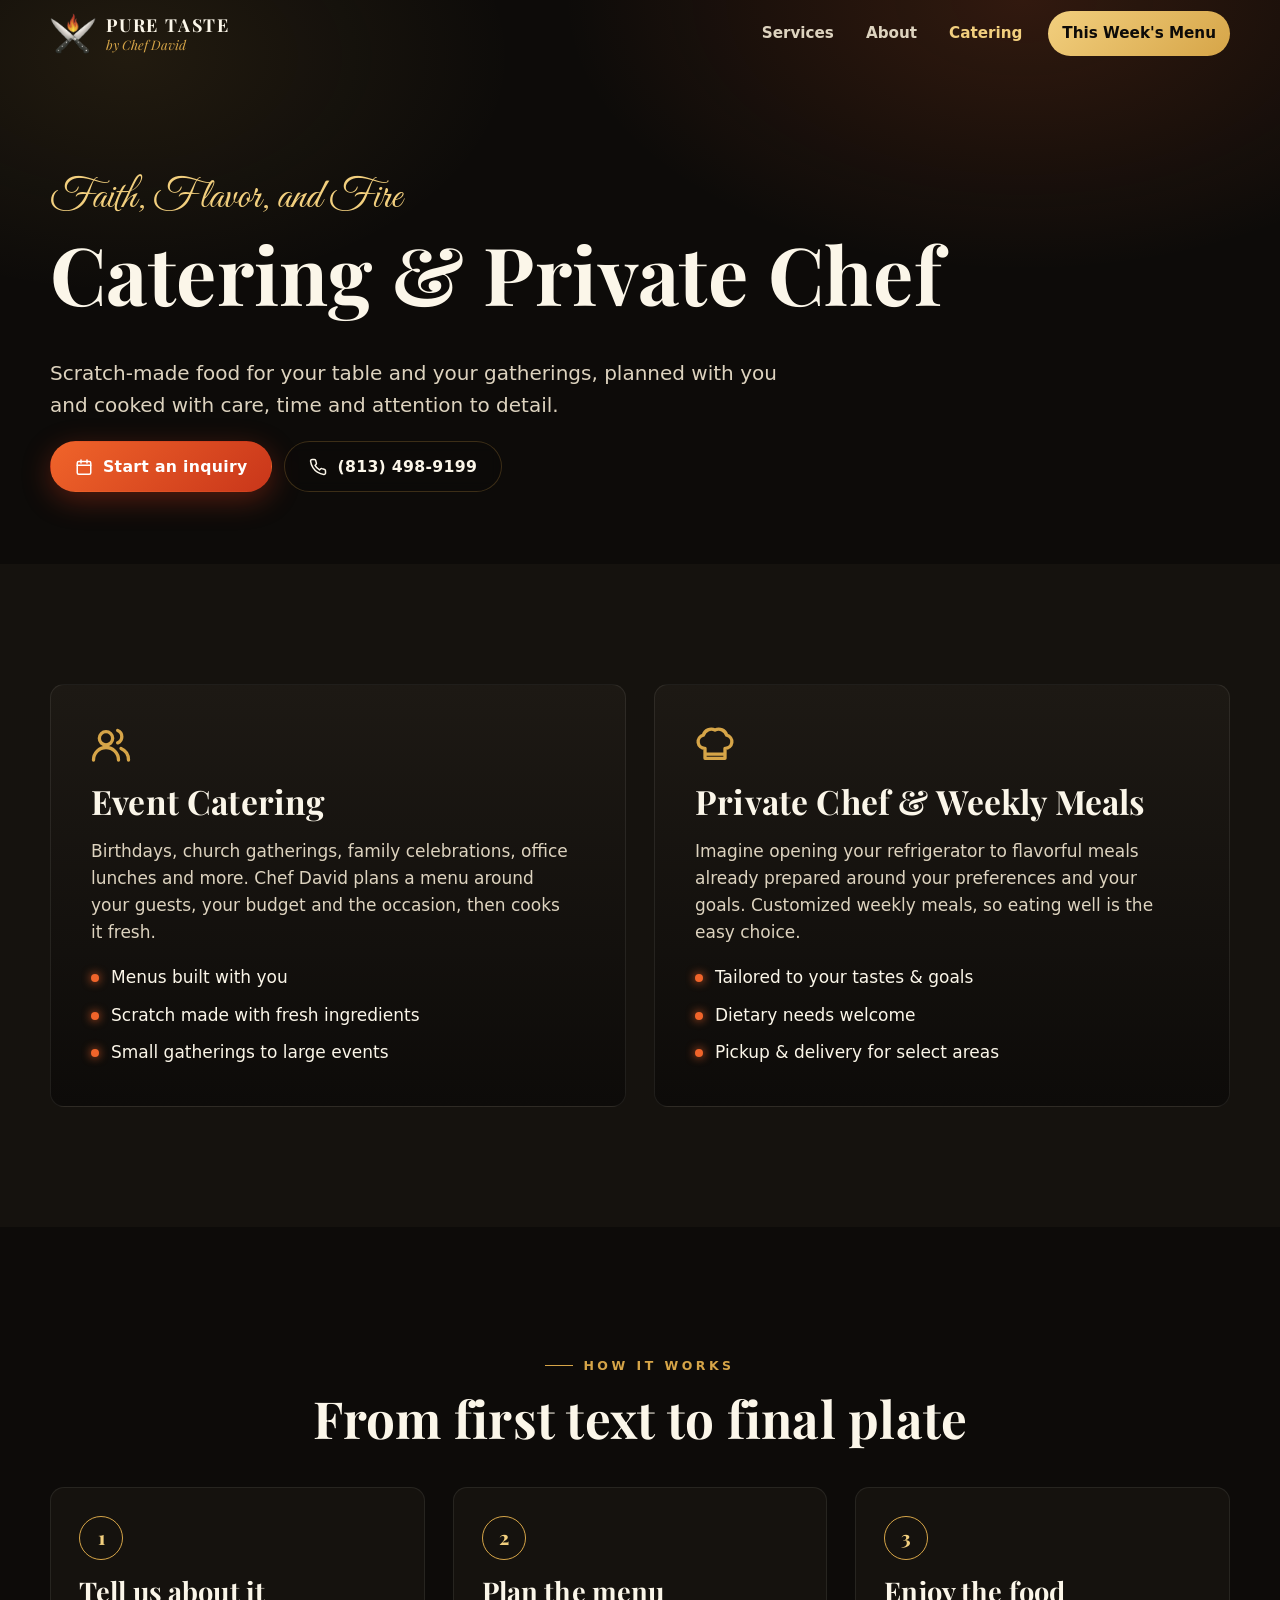
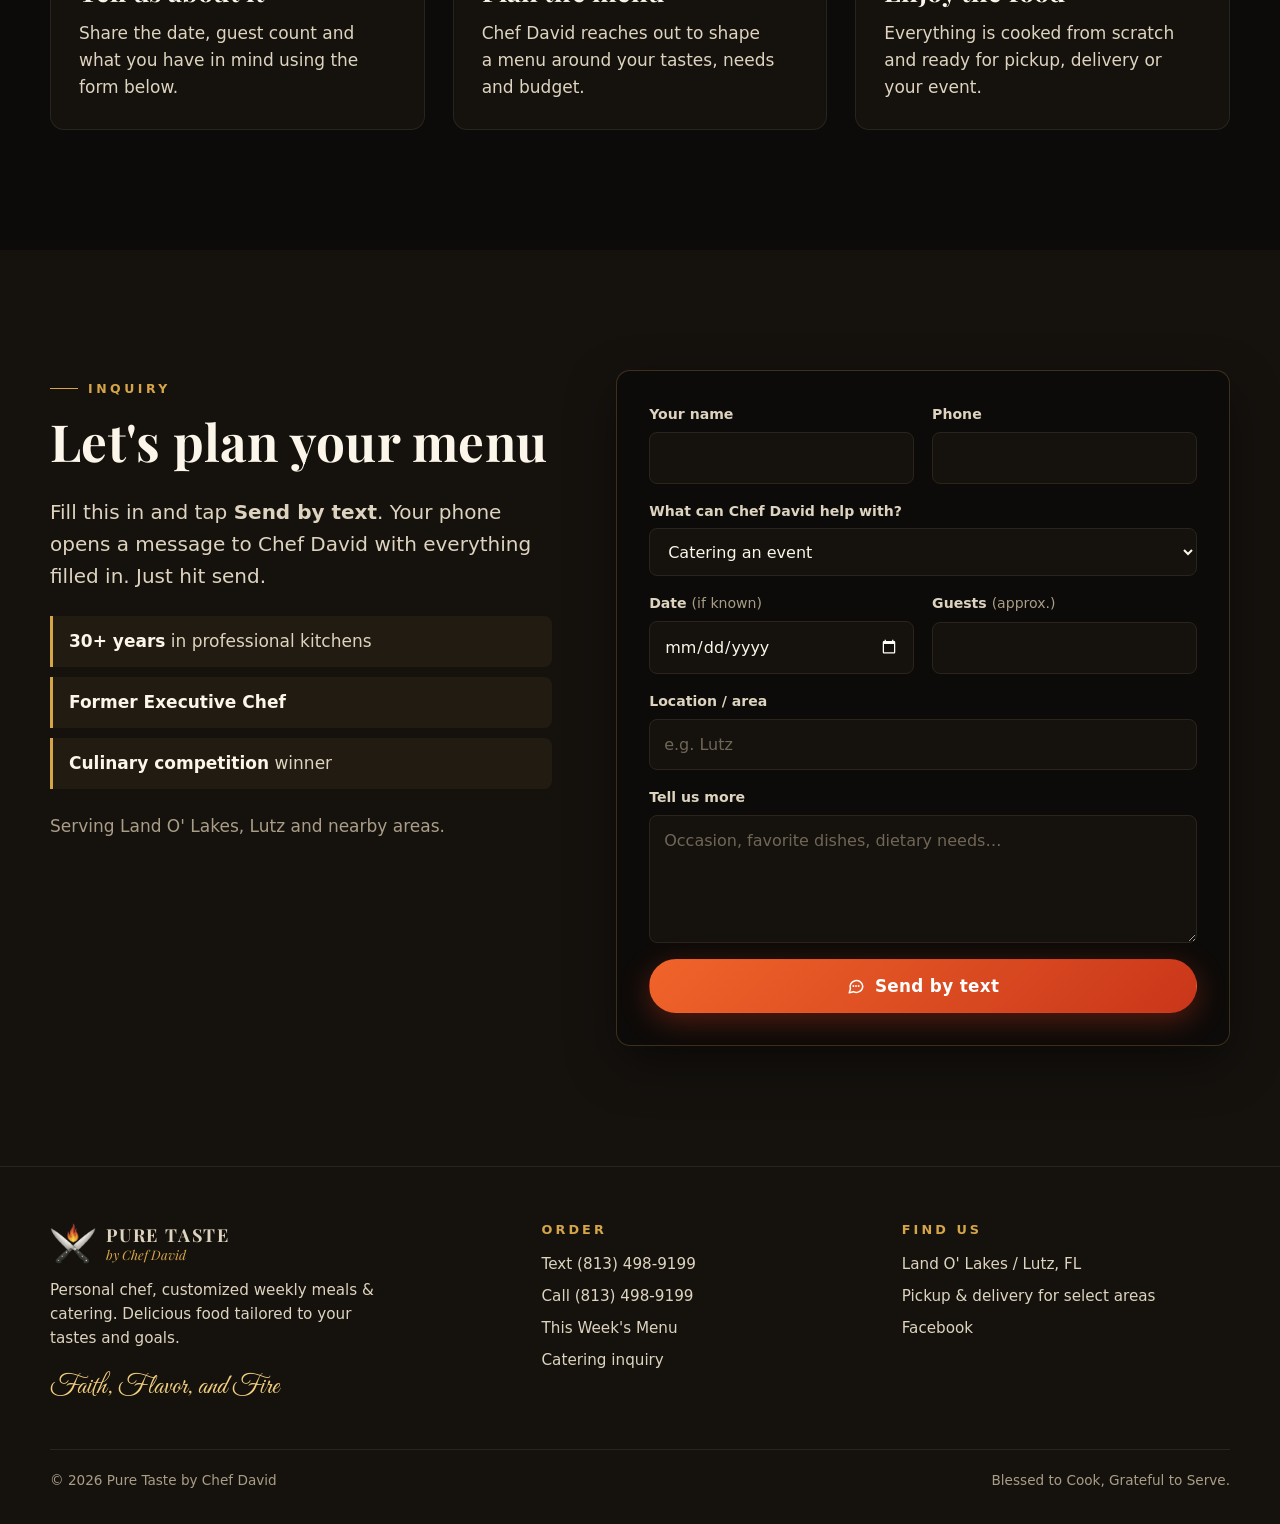
<file: public/catering.html>
<!doctype html>
<html lang="en">
<head>
  <meta charset="utf-8">
  <meta name="viewport" content="width=device-width, initial-scale=1, viewport-fit=cover">
  <title>Catering &amp; Private Chef | Pure Taste by Chef David</title>
  <meta name="description" content="Event catering and private chef services from Chef David in Land O' Lakes and Lutz, FL. Scratch-made menus planned around your tastes, guests and goals.">
  <meta name="theme-color" content="#0d0b09">
  <meta property="og:type" content="website">
  <meta property="og:site_name" content="Pure Taste by Chef David">
  <meta property="og:title" content="Catering &amp; Private Chef | Pure Taste by Chef David">
  <meta property="og:description" content="Scratch-made catering and private chef services in Land O' Lakes and Lutz, FL.">
  <meta property="og:image" content="assets/logo/og-image.png">
  <link rel="icon" href="assets/logo/favicon-32.png" sizes="32x32">
  <link rel="apple-touch-icon" href="assets/logo/apple-touch-icon.png">
  <link rel="preload" href="assets/fonts/playfair-display-latin-wght-normal.woff2" as="font" type="font/woff2" crossorigin>
  <link rel="stylesheet" href="css/tokens.css">
  <link rel="stylesheet" href="css/base.css">
  <link rel="stylesheet" href="css/catering.css">
  <script type="module" src="js/site.js"></script>
  <script type="module" src="js/inquiry.js"></script>
</head>
<body>
  <a class="skip-link" href="#main">Skip to content</a>

  <header class="site-header">
    <div class="wrap">
      <a class="brand" href="./" aria-label="Pure Taste by Chef David, home">
        <img src="assets/logo/logo-mark.png" alt="" width="46" height="40">
        <span class="brand-text"><span class="brand-name">Pure Taste</span><span class="brand-by">by Chef David</span></span>
      </a>
      <button class="nav-toggle" type="button" aria-expanded="false" aria-controls="site-nav" aria-label="Open menu"><span></span></button>
      <nav class="nav" id="site-nav" aria-label="Main">
        <a href="./#services">Services</a>
        <a href="./#about">About</a>
        <a href="catering.html">Catering</a>
        <a class="nav-menu" href="menu.html">This Week's Menu</a>
      </nav>
    </div>
  </header>

  <main id="main">
    <section class="page-hero">
      <div class="wrap">
        <p class="script">Faith, Flavor, and Fire</p>
        <h1>Catering &amp; Private Chef</h1>
        <p class="lead">Scratch-made food for your table and your gatherings, planned with you and cooked with care, time and attention to detail.</p>
        <div class="btn-row">
          <a class="btn btn-primary" href="#inquiry"><svg aria-hidden="true"><use href="assets/icons.svg#i-calendar"/></svg> Start an inquiry</a>
          <a class="btn btn-ghost" href="tel:+18134989199"><svg aria-hidden="true"><use href="assets/icons.svg#i-phone"/></svg> (813) 498-9199</a>
        </div>
      </div>
    </section>

    <section class="section section--tint">
      <div class="wrap offer-grid">
        <article class="offer reveal">
          <svg class="offer-icon" aria-hidden="true"><use href="assets/icons.svg#i-users"/></svg>
          <h2>Event Catering</h2>
          <p>Birthdays, church gatherings, family celebrations, office lunches and more. Chef David plans a menu around your guests, your budget and the occasion, then cooks it fresh.</p>
          <ul class="ticks">
            <li>Menus built with you</li>
            <li>Scratch made with fresh ingredients</li>
            <li>Small gatherings to large events</li>
          </ul>
        </article>
        <article class="offer reveal">
          <svg class="offer-icon" aria-hidden="true"><use href="assets/icons.svg#i-chef"/></svg>
          <h2>Private Chef &amp; Weekly Meals</h2>
          <p>Imagine opening your refrigerator to flavorful meals already prepared around your preferences and your goals. Customized weekly meals, so eating well is the easy choice.</p>
          <ul class="ticks">
            <li>Tailored to your tastes &amp; goals</li>
            <li>Dietary needs welcome</li>
            <li>Pickup &amp; delivery for select areas</li>
          </ul>
        </article>
      </div>
    </section>

    <section class="section">
      <div class="wrap">
        <div class="center">
          <p class="eyebrow">How it works</p>
          <h2>From first text to final plate</h2>
        </div>
        <ol class="steps">
          <li class="reveal"><span class="step-n">1</span><h3>Tell us about it</h3><p>Share the date, guest count and what you have in mind using the form below.</p></li>
          <li class="reveal"><span class="step-n">2</span><h3>Plan the menu</h3><p>Chef David reaches out to shape a menu around your tastes, needs and budget.</p></li>
          <li class="reveal"><span class="step-n">3</span><h3>Enjoy the food</h3><p>Everything is cooked from scratch and ready for pickup, delivery or your event.</p></li>
        </ol>
      </div>
    </section>

    <section class="section section--tint" id="inquiry">
      <div class="wrap inquiry-grid">
        <div class="inquiry-intro">
          <p class="eyebrow">Inquiry</p>
          <h2>Let's plan your menu</h2>
          <p class="lead">Fill this in and tap <strong>Send by text</strong>. Your phone opens a message to Chef David with everything filled in. Just hit send.</p>
          <ul class="creds">
            <li><strong>30+ years</strong> in professional kitchens</li>
            <li><strong>Former Executive Chef</strong></li>
            <li><strong>Culinary competition</strong> winner</li>
          </ul>
          <p class="muted">Serving Land O' Lakes, Lutz and nearby areas.</p>
        </div>

        <form class="inquiry-form" id="inquiry-form" novalidate>
          <div class="field">
            <label for="f-name">Your name</label>
            <input id="f-name" name="name" type="text" autocomplete="name" required>
          </div>
          <div class="field">
            <label for="f-phone">Phone</label>
            <input id="f-phone" name="phone" type="tel" autocomplete="tel" inputmode="tel" required>
          </div>
          <div class="field field--full">
            <label for="f-service">What can Chef David help with?</label>
            <select id="f-service" name="service" required>
              <option value="Catering an event">Catering an event</option>
              <option value="Private chef">Private chef</option>
              <option value="Weekly meal prep">Weekly meal prep</option>
              <option value="Something else">Something else</option>
            </select>
          </div>
          <div class="field">
            <label for="f-date">Date <span class="opt">(if known)</span></label>
            <input id="f-date" name="date" type="date">
          </div>
          <div class="field">
            <label for="f-guests">Guests <span class="opt">(approx.)</span></label>
            <input id="f-guests" name="guests" type="number" min="1" max="2000" inputmode="numeric">
          </div>
          <div class="field field--full">
            <label for="f-location">Location / area</label>
            <input id="f-location" name="location" type="text" autocomplete="address-level2" placeholder="e.g. Lutz">
          </div>
          <div class="field field--full">
            <label for="f-notes">Tell us more</label>
            <textarea id="f-notes" name="notes" rows="4" placeholder="Occasion, favorite dishes, dietary needs…"></textarea>
          </div>
          <p class="form-error" role="alert" hidden></p>
          <button class="btn btn-primary form-submit" type="submit">
            <svg aria-hidden="true"><use href="assets/icons.svg#i-chat"/></svg> Send by text
          </button>

          <div class="desktop-send" hidden>
            <p><strong>On a computer?</strong> Copy this message and text it to <a href="sms:+18134989199">(813) 498-9199</a>, or open it in your Messages app.</p>
            <pre class="desktop-msg"></pre>
            <div class="btn-row">
              <button class="btn btn-gold" type="button" data-copy><svg aria-hidden="true"><use href="assets/icons.svg#i-copy"/></svg> Copy message</button>
              <a class="btn btn-ghost" href="sms:+18134989199" data-open-sms>Open in Messages</a>
            </div>
          </div>
        </form>
      </div>
    </section>
  </main>

  <footer class="site-footer">
    <div class="wrap">
      <div class="footer-grid">
        <div class="footer-brand">
          <a class="brand" href="./"><img src="assets/logo/logo-mark.png" alt="" width="46" height="40"><span class="brand-text"><span class="brand-name">Pure Taste</span><span class="brand-by">by Chef David</span></span></a>
          <p>Personal chef, customized weekly meals &amp; catering. Delicious food tailored to your tastes and goals.</p>
          <span class="footer-tag">Faith, Flavor, and Fire</span>
        </div>
        <div>
          <h4>Order</h4>
          <ul>
            <li><a href="sms:+18134989199">Text (813) 498-9199</a></li>
            <li><a href="tel:+18134989199">Call (813) 498-9199</a></li>
            <li><a href="menu.html">This Week's Menu</a></li>
            <li><a href="catering.html">Catering inquiry</a></li>
          </ul>
        </div>
        <div>
          <h4>Find us</h4>
          <ul>
            <li>Land O' Lakes / Lutz, FL</li>
            <li>Pickup &amp; delivery for select areas</li>
            <li><a href="https://www.facebook.com/profile.php?id=61594036238337" target="_blank" rel="noopener">Facebook</a></li>
          </ul>
        </div>
      </div>
      <div class="footer-bottom">
        <span>© <span data-year>2026</span> Pure Taste by Chef David</span>
        <span>Blessed to Cook, Grateful to Serve.</span>
      </div>
    </div>
  </footer>

  <nav class="action-bar" aria-label="Quick actions">
    <a href="sms:+18134989199"><svg aria-hidden="true"><use href="assets/icons.svg#i-chat"/></svg>Text</a>
    <a href="tel:+18134989199"><svg aria-hidden="true"><use href="assets/icons.svg#i-phone"/></svg>Call</a>
    <a class="ab-menu" href="menu.html"><svg aria-hidden="true"><use href="assets/icons.svg#i-menu"/></svg>Menu</a>
  </nav>
</body>
</html>
</file>
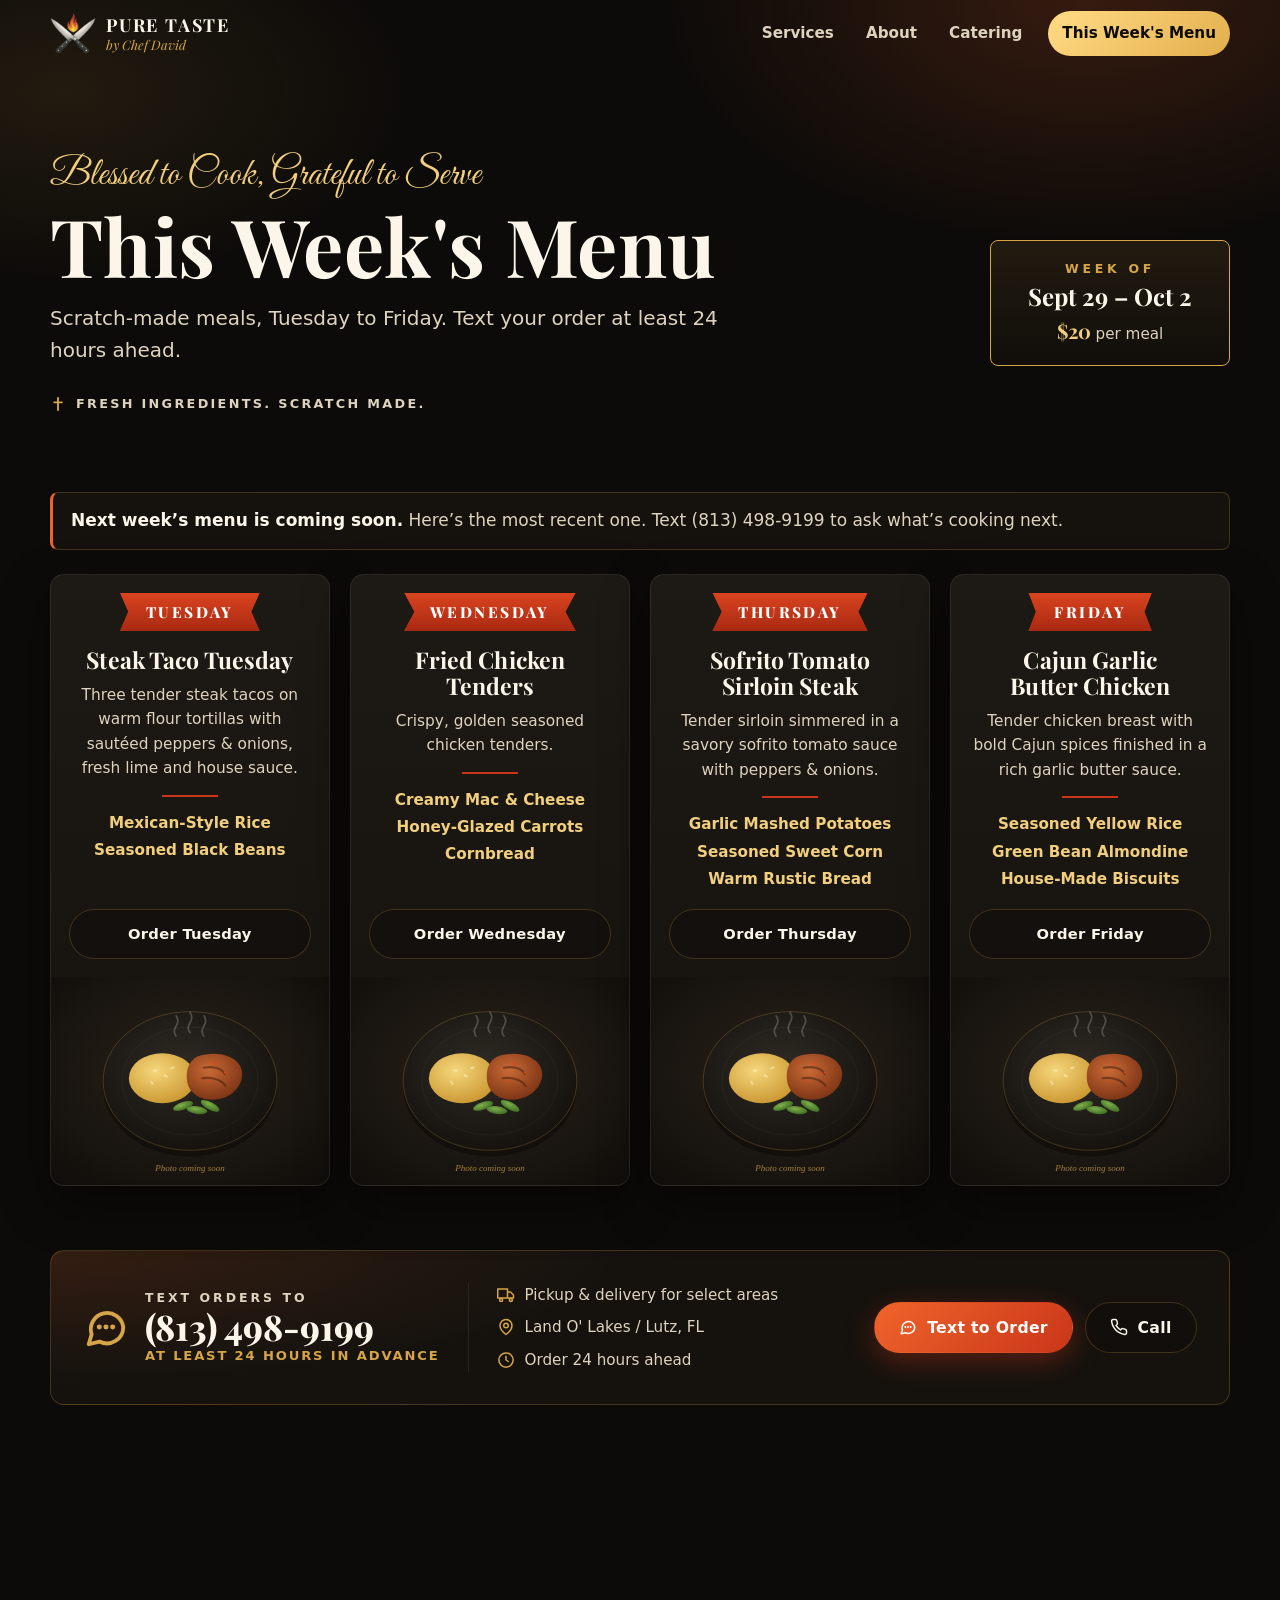
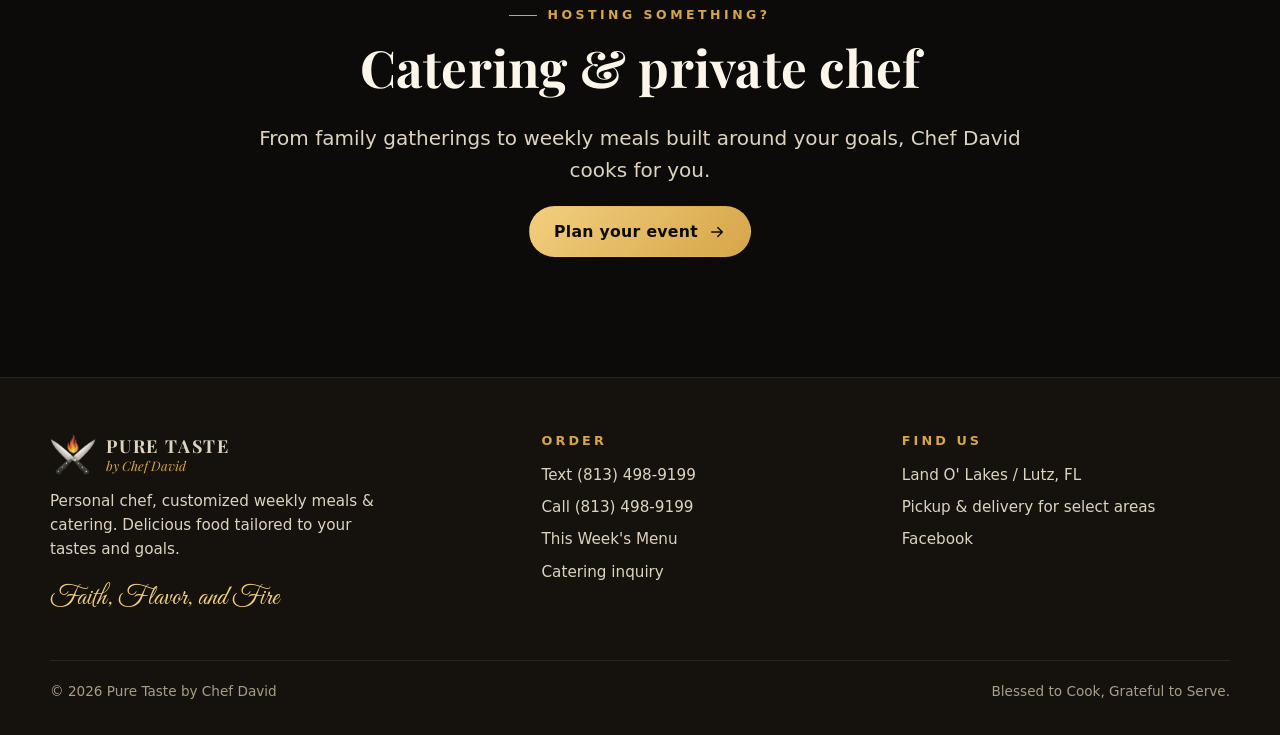
<file: public/menu.html>
<!doctype html>
<html lang="en">
<head>
  <meta charset="utf-8">
  <meta name="viewport" content="width=device-width, initial-scale=1, viewport-fit=cover">
  <title>This Week's Menu | Pure Taste by Chef David</title>
  <meta name="description" content="This week's scratch-made meals from Chef David: Tuesday to Friday, $20 a meal. Text your order at least 24 hours ahead. Pickup and delivery in Land O' Lakes and Lutz, FL.">
  <meta name="theme-color" content="#0d0b09">
  <meta property="og:type" content="website">
  <meta property="og:site_name" content="Pure Taste by Chef David">
  <meta property="og:title" content="This Week's Menu | Pure Taste by Chef David">
  <meta property="og:description" content="Scratch-made weekly meals, $20 each. Text orders to (813) 498-9199.">
  <meta property="og:image" content="assets/logo/og-image.png">
  <link rel="icon" href="assets/logo/favicon-32.png" sizes="32x32">
  <link rel="apple-touch-icon" href="assets/logo/apple-touch-icon.png">
  <link rel="preload" href="assets/fonts/playfair-display-latin-wght-normal.woff2" as="font" type="font/woff2" crossorigin>
  <link rel="stylesheet" href="css/tokens.css">
  <link rel="stylesheet" href="css/base.css">
  <link rel="stylesheet" href="css/menu.css">
  <script type="module" src="js/site.js"></script>
  <script type="module" src="js/menu.js"></script>
</head>
<body>
  <a class="skip-link" href="#main">Skip to content</a>

  <header class="site-header">
    <div class="wrap">
      <a class="brand" href="./" aria-label="Pure Taste by Chef David, home">
        <img src="assets/logo/logo-mark.png" alt="" width="46" height="40">
        <span class="brand-text"><span class="brand-name">Pure Taste</span><span class="brand-by">by Chef David</span></span>
      </a>
      <button class="nav-toggle" type="button" aria-expanded="false" aria-controls="site-nav" aria-label="Open menu"><span></span></button>
      <nav class="nav" id="site-nav" aria-label="Main">
        <a href="./#services">Services</a>
        <a href="./#about">About</a>
        <a href="catering.html">Catering</a>
        <a class="nav-menu" href="menu.html">This Week's Menu</a>
      </nav>
    </div>
  </header>

  <main id="main">
    <section class="menu-hero">
      <div class="wrap menu-hero-grid">
        <div>
          <p class="script menu-tagline">Blessed to Cook, Grateful to Serve</p>
          <h1>This Week's Menu</h1>
          <p class="lead">Scratch-made meals, Tuesday to Friday. Text your order at least 24 hours ahead.</p>
        </div>
        <aside class="week-card" aria-live="polite">
          <span class="week-label">Week of</span>
          <span class="week-dates" data-week>…</span>
          <span class="week-price"><strong data-price>$20</strong> per meal</span>
        </aside>
      </div>
      <div class="wrap">
        <p class="fresh"><svg class="icon" aria-hidden="true"><use href="assets/icons.svg#i-cross"/></svg> Fresh ingredients. Scratch made.</p>
      </div>
    </section>

    <section class="wrap menu-body" aria-label="Dishes">
      <div class="menu-notice" data-notice hidden></div>
      <div class="menu-grid" data-menu-grid>
        <noscript>
          <p class="menu-error">Turn on JavaScript to see this week's dishes, or text <a href="sms:+18134989199">(813) 498-9199</a> to ask what's cooking.</p>
        </noscript>
      </div>
    </section>

    <section class="wrap order-strip">
      <div class="order-inner">
        <div class="order-phone">
          <svg class="order-icon" aria-hidden="true"><use href="assets/icons.svg#i-chat"/></svg>
          <div>
            <span class="order-kicker">Text orders to</span>
            <a class="order-number" href="sms:+18134989199" data-sms>(813) 498-9199</a>
            <span class="order-sub">At least 24 hours in advance</span>
          </div>
        </div>
        <ul class="order-facts">
          <li><svg class="icon" aria-hidden="true"><use href="assets/icons.svg#i-truck"/></svg> Pickup &amp; delivery for select areas</li>
          <li><svg class="icon" aria-hidden="true"><use href="assets/icons.svg#i-pin"/></svg> Land O' Lakes / Lutz, FL</li>
          <li><svg class="icon" aria-hidden="true"><use href="assets/icons.svg#i-clock"/></svg> Order 24 hours ahead</li>
        </ul>
        <div class="btn-row">
          <a class="btn btn-primary" href="sms:+18134989199" data-sms-order>
            <svg aria-hidden="true"><use href="assets/icons.svg#i-chat"/></svg> Text to Order
          </a>
          <a class="btn btn-ghost" href="tel:+18134989199">
            <svg aria-hidden="true"><use href="assets/icons.svg#i-phone"/></svg> Call
          </a>
        </div>
      </div>
    </section>

    <section class="section center">
      <div class="wrap">
        <p class="eyebrow">Hosting something?</p>
        <h2>Catering &amp; private chef</h2>
        <p class="lead">From family gatherings to weekly meals built around your goals, Chef David cooks for you.</p>
        <div class="btn-row"><a class="btn btn-gold" href="catering.html">Plan your event <svg aria-hidden="true"><use href="assets/icons.svg#i-arrow"/></svg></a></div>
      </div>
    </section>
  </main>

  <footer class="site-footer">
    <div class="wrap">
      <div class="footer-grid">
        <div class="footer-brand">
          <a class="brand" href="./"><img src="assets/logo/logo-mark.png" alt="" width="46" height="40"><span class="brand-text"><span class="brand-name">Pure Taste</span><span class="brand-by">by Chef David</span></span></a>
          <p>Personal chef, customized weekly meals &amp; catering. Delicious food tailored to your tastes and goals.</p>
          <span class="footer-tag">Faith, Flavor, and Fire</span>
        </div>
        <div>
          <h4>Order</h4>
          <ul>
            <li><a href="sms:+18134989199">Text (813) 498-9199</a></li>
            <li><a href="tel:+18134989199">Call (813) 498-9199</a></li>
            <li><a href="menu.html">This Week's Menu</a></li>
            <li><a href="catering.html">Catering inquiry</a></li>
          </ul>
        </div>
        <div>
          <h4>Find us</h4>
          <ul>
            <li>Land O' Lakes / Lutz, FL</li>
            <li>Pickup &amp; delivery for select areas</li>
            <li><a href="https://www.facebook.com/profile.php?id=61594036238337" target="_blank" rel="noopener">Facebook</a></li>
          </ul>
        </div>
      </div>
      <div class="footer-bottom">
        <span>© <span data-year>2026</span> Pure Taste by Chef David</span>
        <span>Blessed to Cook, Grateful to Serve.</span>
      </div>
    </div>
  </footer>

  <nav class="action-bar" aria-label="Quick actions">
    <a href="sms:+18134989199"><svg aria-hidden="true"><use href="assets/icons.svg#i-chat"/></svg>Text</a>
    <a href="tel:+18134989199"><svg aria-hidden="true"><use href="assets/icons.svg#i-phone"/></svg>Call</a>
    <a class="ab-menu" href="catering.html"><svg aria-hidden="true"><use href="assets/icons.svg#i-calendar"/></svg>Catering</a>
  </nav>
</body>
</html>
</file>
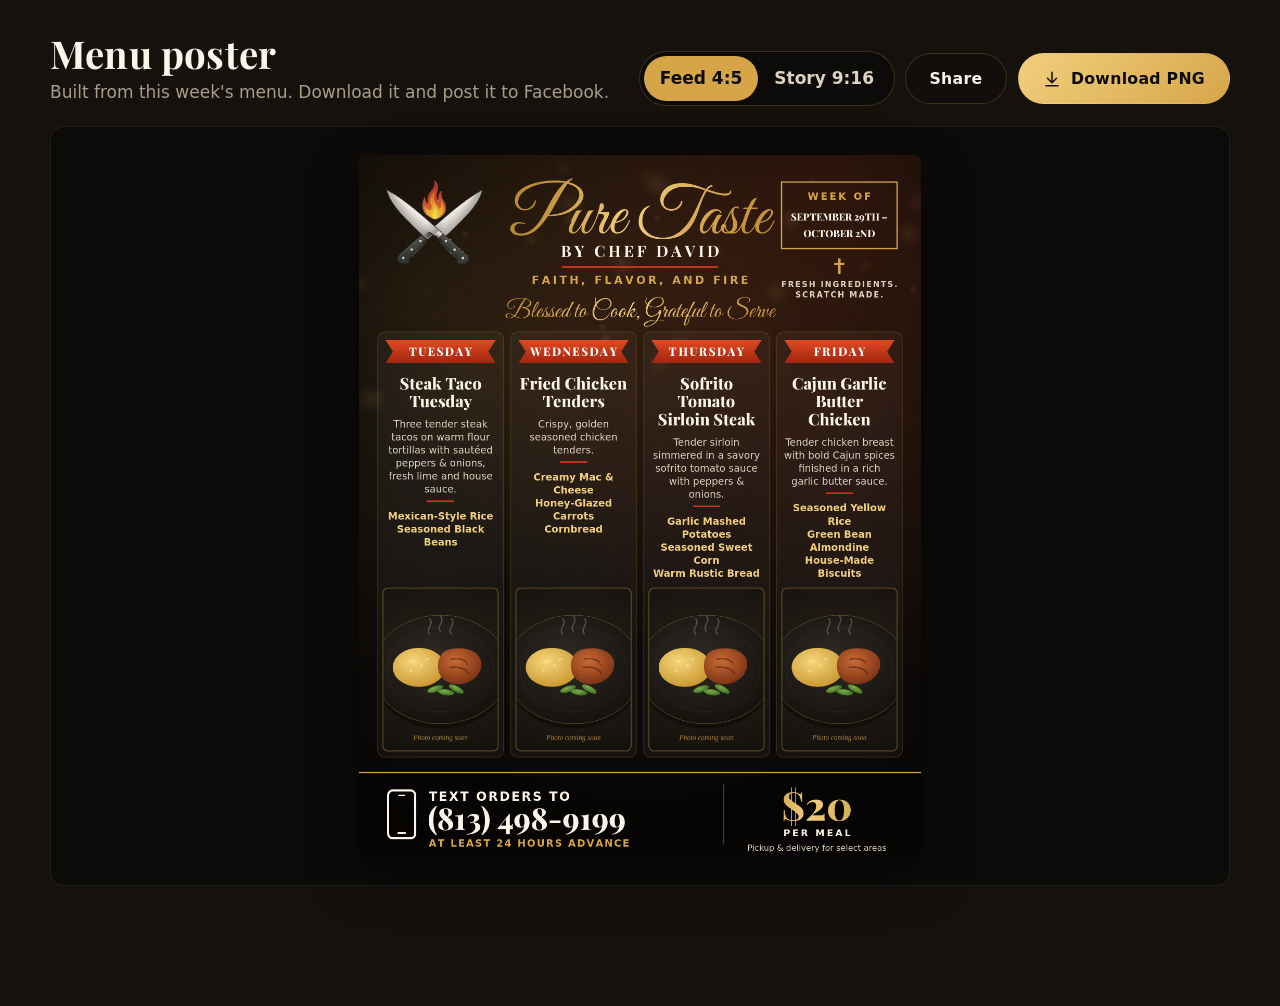
<file: public/poster.html>
<!doctype html>
<html lang="en">
<head>
  <meta charset="utf-8">
  <meta name="viewport" content="width=device-width, initial-scale=1">
  <meta name="robots" content="noindex, nofollow">
  <title>Menu Poster | Pure Taste by Chef David</title>
  <link rel="icon" href="assets/logo/favicon-32.png" sizes="32x32">
  <link rel="stylesheet" href="css/tokens.css">
  <link rel="stylesheet" href="css/base.css">
  <style>
    body { min-height: 100vh; background: var(--char); }
    .poster-page { padding: 32px 0 64px; }
    .poster-head { display: flex; flex-wrap: wrap; align-items: end; justify-content: space-between; gap: 16px; margin-bottom: 20px; }
    .poster-head h1 { font-size: clamp(1.8rem, 4vw, 2.4rem); margin: 0; }
    .poster-head p { margin: 4px 0 0; color: var(--muted); }
    .toolbar { display: flex; flex-wrap: wrap; gap: 10px; align-items: center; }
    .seg { display: inline-flex; padding: 4px; border-radius: 999px; border: 1px solid var(--line); background: var(--ink); }
    .seg button { border: 0; background: none; padding: 9px 16px; border-radius: 999px; color: var(--cream-dim); font-weight: 600; cursor: pointer; }
    .seg button[aria-pressed="true"] { background: var(--gold); color: var(--ink); }
    .stage { display: grid; place-items: center; padding: clamp(12px, 3vw, 28px); border-radius: var(--radius); background: var(--ink); border: 1px solid var(--line-soft); }
    .stage canvas { width: auto; max-width: 100%; max-height: 78vh; height: auto; border-radius: 6px; box-shadow: var(--shadow); }
    .status { color: var(--muted); min-height: 1.6em; margin-top: 12px; }
  </style>
</head>
<body>
  <main class="wrap poster-page">
    <div class="poster-head">
      <div>
        <h1>Menu poster</h1>
        <p>Built from this week's menu. Download it and post it to Facebook.</p>
      </div>
      <div class="toolbar">
        <div class="seg" role="group" aria-label="Poster size">
          <button type="button" data-format="feed" aria-pressed="true">Feed 4:5</button>
          <button type="button" data-format="story" aria-pressed="false">Story 9:16</button>
        </div>
        <button class="btn btn-ghost" type="button" data-share hidden>Share</button>
        <button class="btn btn-gold" type="button" data-download><svg aria-hidden="true"><use href="assets/icons.svg#i-download"/></svg> Download PNG</button>
      </div>
    </div>
    <div class="stage"><canvas id="poster" aria-label="Weekly menu poster preview"></canvas></div>
    <p class="status" role="status"></p>
  </main>

  <script type="module">
    import { getMenu } from './js/data.js';
    import { drawPoster } from './js/poster.js';

    const canvas = document.getElementById('poster');
    const status = document.querySelector('.status');
    const shareBtn = document.querySelector('[data-share]');
    let menu, format = 'feed';

    const fileName = () => `puretaste-menu-${menu.weekStart}-${format}.png`;
    const toBlob = () => new Promise((r) => canvas.toBlob(r, 'image/png'));

    async function render() {
      status.textContent = 'Drawing poster…';
      await drawPoster(canvas, menu, { format });
      status.textContent = '';
    }

    document.querySelectorAll('[data-format]').forEach((b) => b.addEventListener('click', () => {
      format = b.dataset.format;
      document.querySelectorAll('[data-format]').forEach((x) => x.setAttribute('aria-pressed', String(x === b)));
      render();
    }));

    document.querySelector('[data-download]').addEventListener('click', async () => {
      const url = URL.createObjectURL(await toBlob());
      const a = Object.assign(document.createElement('a'), { href: url, download: fileName() });
      a.click();
      setTimeout(() => URL.revokeObjectURL(url), 2000);
    });

    // Phones: share straight to Facebook/Messages through the system share sheet.
    if (navigator.canShare?.({ files: [new File([''], 'x.png', { type: 'image/png' })] })) {
      shareBtn.hidden = false;
      shareBtn.addEventListener('click', async () => {
        const file = new File([await toBlob()], fileName(), { type: 'image/png' });
        try { await navigator.share({ files: [file], title: "This Week's Menu" }); } catch {}
      });
    }

    try {
      menu = await getMenu();
      await render();
    } catch (err) {
      console.error(err);
      status.textContent = 'Could not load the menu.';
    }
  </script>
</body>
</html>
</file>
<file: public/css/tokens.css>
/* Brand tokens: Pure Taste by Chef David — Faith, Flavor, and Fire */

@font-face {
  font-family: "Playfair Display";
  src: url("../assets/fonts/playfair-display-latin-wght-normal.woff2") format("woff2");
  font-weight: 400 900;
  font-style: normal;
  font-display: swap;
}
@font-face {
  font-family: "Playfair Display";
  src: url("../assets/fonts/playfair-display-latin-wght-italic.woff2") format("woff2");
  font-weight: 400 900;
  font-style: italic;
  font-display: swap;
}
@font-face {
  font-family: "Great Vibes";
  src: url("../assets/fonts/great-vibes-latin-400-normal.woff2") format("woff2");
  font-weight: 400;
  font-style: normal;
  font-display: swap;
}

:root {
  color-scheme: dark;

  /* surfaces */
  --ink: #0d0b09;
  --char: #15120e;
  --char-2: #1d1914;
  --char-3: #2a241c;

  /* text */
  --cream: #fbf6e9;
  --cream-dim: #ddd3bf;
  --muted: #a99d87;

  /* brand */
  --gold: #d6a548;
  --gold-hi: #f2cf7e;
  --gold-lo: #9c7428;
  --flame: #c9361a;
  --flame-hi: #f0642a;
  --ember: #ffb347;
  --line: rgba(214, 165, 72, 0.24);
  --line-soft: rgba(251, 246, 233, 0.08);

  /* type */
  --f-display: "Playfair Display", Georgia, "Times New Roman", serif;
  --f-script: "Great Vibes", "Segoe Script", "Brush Script MT", cursive;
  --f-body: system-ui, -apple-system, "Segoe UI", Roboto, "Helvetica Neue", Arial, sans-serif;

  /* layout */
  --max: 1180px;
  --gutter: clamp(16px, 4vw, 40px);
  --radius: 14px;
  --radius-sm: 8px;
  --header-h: 68px;
  --shadow: 0 18px 50px rgba(0, 0, 0, 0.45);
}
</file>
<file: public/css/base.css>
/* Shared layout: reset, typography, buttons, header, footer, mobile action bar */

*,
*::before,
*::after { box-sizing: border-box; }

html {
  -webkit-text-size-adjust: 100%;
  scroll-padding-top: calc(var(--header-h) + 12px);
}

body {
  margin: 0;
  background: var(--ink);
  color: var(--cream);
  font-family: var(--f-body);
  font-size: 1.0625rem;
  line-height: 1.6;
  -webkit-font-smoothing: antialiased;
  overflow-x: hidden;
}

img, svg, canvas { display: block; max-width: 100%; }
img { height: auto; }
a { color: var(--gold-hi); text-decoration: none; }
a:hover { color: var(--cream); }
button, input, select, textarea { font: inherit; color: inherit; }

:focus-visible {
  outline: 2px solid var(--gold-hi);
  outline-offset: 3px;
  border-radius: 4px;
}

h1, h2, h3, h4 {
  font-family: var(--f-display);
  font-weight: 700;
  line-height: 1.12;
  margin: 0 0 0.5em;
  letter-spacing: 0.005em;
  text-wrap: balance;
}
h1 { font-size: clamp(2.6rem, 7vw, 5rem); }
h2 { font-size: clamp(2rem, 4.6vw, 3.2rem); }
h3 { font-size: clamp(1.35rem, 2.4vw, 1.7rem); }
p { margin: 0 0 1em; text-wrap: pretty; }

.skip-link {
  position: absolute; left: 12px; top: -60px; z-index: 100;
  background: var(--gold); color: var(--ink); padding: 10px 16px; border-radius: var(--radius-sm);
}
.skip-link:focus { top: 12px; color: var(--ink); }

.wrap { width: min(100% - 2 * var(--gutter), var(--max)); margin-inline: auto; }
.section { padding-block: clamp(64px, 10vw, 120px); position: relative; }
.section--tint { background: var(--char); }

.eyebrow {
  display: inline-flex; align-items: center; gap: 10px;
  font-size: 0.78rem; font-weight: 600; letter-spacing: 0.28em; text-transform: uppercase;
  color: var(--gold);
  margin-bottom: 14px;
}
.eyebrow::before { content: ""; width: 28px; height: 1px; background: currentColor; }

.script {
  font-family: var(--f-script);
  font-weight: 400;
  color: var(--gold-hi);
  line-height: 1;
}

.lead { font-size: clamp(1.08rem, 1.6vw, 1.25rem); color: var(--cream-dim); max-width: 60ch; }
.muted { color: var(--muted); }
.center { text-align: center; }
.center .lead { margin-inline: auto; }

.rule {
  width: 72px; height: 3px; border: 0; margin: 18px 0 22px;
  background: linear-gradient(90deg, var(--flame), var(--flame-hi));
  border-radius: 2px;
}
.center .rule { margin-inline: auto; }

/* ---------- buttons ---------- */
.btn {
  --btn-bg: transparent;
  display: inline-flex; align-items: center; justify-content: center; gap: 10px;
  min-height: 48px; padding: 12px 24px;
  border-radius: 999px; border: 1px solid transparent;
  background: var(--btn-bg);
  font-weight: 650; font-size: 0.98rem; letter-spacing: 0.02em;
  cursor: pointer; white-space: nowrap;
  transition: transform 0.18s ease, box-shadow 0.18s ease, background 0.18s ease, color 0.18s ease;
}
.btn:active { transform: translateY(1px); }
.btn svg { width: 18px; height: 18px; flex: none; }
.btn-primary {
  background: linear-gradient(135deg, var(--flame-hi), var(--flame));
  color: #fff;
  box-shadow: 0 8px 28px rgba(201, 54, 26, 0.38);
}
.btn-primary:hover { color: #fff; box-shadow: 0 10px 34px rgba(240, 100, 42, 0.5); transform: translateY(-1px); }
.btn-gold {
  background: linear-gradient(135deg, var(--gold-hi), var(--gold));
  color: var(--ink);
}
.btn-gold:hover { color: var(--ink); transform: translateY(-1px); box-shadow: 0 10px 30px rgba(214, 165, 72, 0.35); }
.btn-ghost { border-color: var(--line); color: var(--cream); background: rgba(13, 11, 9, 0.35); backdrop-filter: blur(6px); }
.btn-ghost:hover { border-color: var(--gold); color: var(--gold-hi); }
.btn-row { display: flex; flex-wrap: wrap; gap: 12px; }
.center .btn-row { justify-content: center; }

/* ---------- header ---------- */
.site-header {
  position: fixed; inset: 0 0 auto 0; z-index: 50;
  height: var(--header-h);
  transition: background 0.3s ease, border-color 0.3s ease, backdrop-filter 0.3s ease;
  border-bottom: 1px solid transparent;
}
.site-header.is-solid,
.site-header.is-open {
  background: rgba(13, 11, 9, 0.88);
  backdrop-filter: blur(12px);
  border-bottom-color: var(--line-soft);
}
.site-header .wrap { height: 100%; display: flex; align-items: center; justify-content: space-between; gap: 16px; }

.brand { display: flex; align-items: center; gap: 10px; color: var(--cream); }
.brand:hover { color: var(--cream); }
.brand img { width: 46px; height: auto; }
.brand-text { display: flex; flex-direction: column; line-height: 1; }
.brand-name { font-family: var(--f-display); font-weight: 700; font-size: 1.12rem; letter-spacing: 0.1em; text-transform: uppercase; }
.brand-by { font-family: var(--f-display); font-style: italic; font-size: 0.82rem; color: var(--gold); margin-top: 4px; }

.nav { display: flex; align-items: center; gap: 4px; }
.nav a {
  color: var(--cream-dim); font-size: 0.95rem; font-weight: 550;
  padding: 10px 14px; border-radius: 999px;
}
.nav a:hover, .nav a[aria-current="page"] { color: var(--gold-hi); }
.nav .nav-menu {
  color: var(--ink); background: linear-gradient(135deg, var(--gold-hi), var(--gold)); margin-left: 8px;
}
.nav .nav-menu:hover, .nav .nav-menu[aria-current="page"] { color: var(--ink); filter: brightness(1.06); }

.nav-toggle {
  display: none;
  width: 46px; height: 46px; border-radius: 12px;
  border: 1px solid var(--line); background: rgba(13, 11, 9, 0.5);
  align-items: center; justify-content: center; cursor: pointer;
}
.nav-toggle span, .nav-toggle span::before, .nav-toggle span::after {
  display: block; width: 20px; height: 2px; background: var(--cream); border-radius: 2px;
  position: relative; transition: transform 0.25s ease, background 0.25s ease;
}
.nav-toggle span::before, .nav-toggle span::after { content: ""; position: absolute; left: 0; }
.nav-toggle span::before { top: -6px; }
.nav-toggle span::after { top: 6px; }
.site-header.is-open .nav-toggle span { background: transparent; }
.site-header.is-open .nav-toggle span::before { transform: translateY(6px) rotate(45deg); }
.site-header.is-open .nav-toggle span::after { transform: translateY(-6px) rotate(-45deg); }

@media (max-width: 860px) {
  .nav-toggle { display: inline-flex; }
  .nav {
    position: fixed; inset: var(--header-h) 0 auto 0;
    flex-direction: column; align-items: stretch; gap: 0;
    padding: 12px var(--gutter) 24px;
    background: rgba(13, 11, 9, 0.97);
    border-bottom: 1px solid var(--line-soft);
    transform: translateY(-12px); opacity: 0; visibility: hidden;
    transition: opacity 0.22s ease, transform 0.22s ease, visibility 0.22s;
  }
  .site-header.is-open .nav { transform: none; opacity: 1; visibility: visible; }
  .nav a { padding: 14px 6px; font-size: 1.1rem; border-radius: 0; border-bottom: 1px solid var(--line-soft); }
  .nav .nav-menu { margin: 16px 0 0; text-align: center; border-radius: 999px; border: 0; }
}

/* ---------- footer ---------- */
.site-footer {
  background: var(--char);
  border-top: 1px solid var(--line-soft);
  padding: 56px 0 calc(32px + env(safe-area-inset-bottom));
  color: var(--cream-dim);
  font-size: 0.95rem;
}
.footer-grid { display: grid; gap: 32px; grid-template-columns: 1.4fr 1fr 1fr; }
.footer-grid h4 { font-size: 0.8rem; font-family: var(--f-body); letter-spacing: 0.24em; text-transform: uppercase; color: var(--gold); margin-bottom: 14px; }
.footer-grid ul { list-style: none; margin: 0; padding: 0; display: grid; gap: 8px; }
.footer-grid a { color: var(--cream-dim); }
.footer-grid a:hover { color: var(--gold-hi); }
.footer-brand p { max-width: 36ch; margin-top: 14px; }
.footer-tag { font-family: var(--f-script); font-size: 1.7rem; color: var(--gold-hi); }
.footer-bottom {
  margin-top: 40px; padding-top: 20px; border-top: 1px solid var(--line-soft);
  display: flex; flex-wrap: wrap; justify-content: space-between; gap: 8px; color: var(--muted); font-size: 0.85rem;
}
@media (max-width: 760px) {
  .footer-grid { grid-template-columns: 1fr; }
  .site-footer { padding-bottom: calc(96px + env(safe-area-inset-bottom)); }
}

/* ---------- mobile action bar ---------- */
.action-bar { display: none; }
@media (max-width: 760px) {
  .action-bar {
    position: fixed; inset: auto 12px calc(12px + env(safe-area-inset-bottom)) 12px; z-index: 40;
    display: grid; grid-template-columns: 1fr 1fr 1.3fr; gap: 6px;
    padding: 6px; border-radius: 18px;
    background: rgba(21, 18, 14, 0.92); backdrop-filter: blur(12px);
    border: 1px solid var(--line);
    box-shadow: var(--shadow);
    transition: transform 0.3s ease, opacity 0.3s ease;
  }
  .action-bar.is-hidden { transform: translateY(140%); opacity: 0; }
  .action-bar a {
    display: flex; align-items: center; justify-content: center; gap: 8px;
    min-height: 48px; border-radius: 13px;
    color: var(--cream); font-weight: 650; font-size: 0.95rem;
  }
  .action-bar a svg { width: 18px; height: 18px; }
  .action-bar .ab-menu { background: linear-gradient(135deg, var(--gold-hi), var(--gold)); color: var(--ink); }
}

/* ---------- reveal on scroll ---------- */
.reveal { opacity: 0; transform: translateY(24px); transition: opacity 0.8s ease, transform 0.8s ease; }
.reveal.is-in { opacity: 1; transform: none; }

@media (prefers-reduced-motion: reduce) {
  *, *::before, *::after { transition-duration: 0.01ms !important; animation-duration: 0.01ms !important; animation-iteration-count: 1 !important; }
  .reveal { opacity: 1; transform: none; }
}

/* ---------- page hero (inner pages) ---------- */
.page-hero {
  padding: calc(var(--header-h) + clamp(48px, 9vw, 110px)) 0 clamp(40px, 6vw, 72px);
  position: relative; overflow: hidden;
  background:
    radial-gradient(60% 80% at 80% 0%, rgba(240, 100, 42, 0.16), transparent 60%),
    radial-gradient(50% 70% at 10% 10%, rgba(214, 165, 72, 0.1), transparent 60%),
    var(--ink);
}
.page-hero .script { font-size: clamp(1.8rem, 4vw, 2.6rem); margin-bottom: 8px; }

.icon { width: 20px; height: 20px; flex: none; }
.sr-only { position: absolute; width: 1px; height: 1px; padding: 0; margin: -1px; overflow: hidden; clip: rect(0 0 0 0); white-space: nowrap; border: 0; }
</file>
<file: public/css/catering.css>
/* Catering & private chef page */

.offer-grid { display: grid; grid-template-columns: repeat(2, minmax(0, 1fr)); gap: clamp(16px, 2.4vw, 28px); }
.offer {
  padding: clamp(24px, 3.4vw, 40px);
  border-radius: var(--radius);
  border: 1px solid var(--line-soft);
  background: linear-gradient(180deg, var(--char-2), var(--ink));
}
.offer h2 { font-size: clamp(1.6rem, 2.8vw, 2.1rem); }
.offer p { color: var(--cream-dim); }
.offer-icon { width: 40px; height: 40px; color: var(--gold); margin-bottom: 18px; }
.ticks { list-style: none; margin: 18px 0 0; padding: 0; display: grid; gap: 10px; }
.ticks li { display: flex; gap: 12px; align-items: baseline; }
.ticks li::before { content: ""; width: 8px; height: 8px; flex: none; border-radius: 50%; background: var(--flame-hi); box-shadow: 0 0 10px var(--flame-hi); transform: translateY(-1px); }
@media (max-width: 760px) { .offer-grid { grid-template-columns: 1fr; } }

.steps { list-style: none; margin: 40px 0 0; padding: 0; display: grid; grid-template-columns: repeat(3, minmax(0, 1fr)); gap: clamp(16px, 2.4vw, 28px); counter-reset: none; }
.steps li { padding: 28px; border-radius: var(--radius); border: 1px solid var(--line-soft); background: var(--char); }
.steps p { color: var(--cream-dim); margin: 0; }
.step-n {
  display: inline-grid; place-items: center; width: 44px; height: 44px; margin-bottom: 16px;
  border-radius: 50%; border: 1px solid var(--gold);
  font-family: var(--f-display); font-weight: 800; font-size: 1.2rem; color: var(--gold-hi);
}
@media (max-width: 860px) { .steps { grid-template-columns: 1fr; } }

.inquiry-grid { display: grid; grid-template-columns: 0.9fr 1.1fr; gap: clamp(28px, 5vw, 64px); align-items: start; }
@media (max-width: 900px) { .inquiry-grid { grid-template-columns: 1fr; } }
.creds { list-style: none; padding: 0; margin: 24px 0; display: grid; gap: 10px; }
.creds li { padding: 12px 16px; border-left: 3px solid var(--gold); background: rgba(214, 165, 72, 0.06); border-radius: 0 var(--radius-sm) var(--radius-sm) 0; color: var(--cream-dim); }
.creds strong { color: var(--cream); }

.inquiry-form {
  display: grid; grid-template-columns: repeat(2, minmax(0, 1fr)); gap: 16px 18px;
  padding: clamp(20px, 3vw, 32px);
  border-radius: var(--radius);
  border: 1px solid var(--line);
  background: var(--ink);
  box-shadow: var(--shadow);
}
.field { display: grid; gap: 6px; min-width: 0; }
.field--full { grid-column: 1 / -1; }
.field label { font-size: 0.88rem; font-weight: 650; color: var(--cream-dim); }
.opt { font-weight: 400; color: var(--muted); }
.field input, .field select, .field textarea {
  width: 100%; min-height: 48px; padding: 12px 14px;
  border-radius: var(--radius-sm); border: 1px solid var(--char-3);
  background: var(--char); color: var(--cream);
  font-size: 1rem; /* 16px+ stops iOS zooming on focus */
}
.field textarea { resize: vertical; min-height: 110px; }
.field input:focus, .field select:focus, .field textarea:focus { outline: none; border-color: var(--gold); box-shadow: 0 0 0 3px rgba(214, 165, 72, 0.18); }
.field input[aria-invalid="true"] { border-color: var(--flame-hi); }
.field input::placeholder, .field textarea::placeholder { color: #6f6656; }
.form-error { grid-column: 1 / -1; margin: 0; color: #ff9b7a; font-weight: 600; }
.form-submit { grid-column: 1 / -1; width: 100%; min-height: 54px; font-size: 1.05rem; }
@media (max-width: 520px) { .inquiry-form { grid-template-columns: 1fr; } }

.desktop-send { grid-column: 1 / -1; padding-top: 8px; border-top: 1px solid var(--line-soft); }
.desktop-send p { color: var(--cream-dim); }
.desktop-msg {
  margin: 0 0 14px; padding: 14px; border-radius: var(--radius-sm);
  background: var(--char); border: 1px solid var(--char-3);
  white-space: pre-wrap; font-family: ui-monospace, Consolas, monospace; font-size: 0.9rem; color: var(--cream);
}
</file>
<file: public/css/menu.css>
/* This Week's Menu — modelled on Chef David's weekly poster */

.menu-hero {
  padding: calc(var(--header-h) + clamp(40px, 7vw, 88px)) 0 clamp(20px, 3vw, 32px);
  background:
    radial-gradient(55% 90% at 85% 0%, rgba(240, 100, 42, 0.18), transparent 60%),
    radial-gradient(45% 70% at 5% 20%, rgba(214, 165, 72, 0.1), transparent 60%),
    var(--ink);
}
.menu-hero-grid {
  display: grid; grid-template-columns: 1fr auto; gap: 32px; align-items: end;
}
.menu-tagline { font-size: clamp(1.7rem, 3.6vw, 2.4rem); margin-bottom: 6px; }
.menu-hero h1 { margin-bottom: 12px; }
.menu-hero .lead { margin-bottom: 0; }

.week-card {
  display: grid; justify-items: center; text-align: center; gap: 4px;
  padding: 18px 26px;
  border: 1px solid var(--gold); border-radius: var(--radius-sm);
  background: linear-gradient(180deg, rgba(214, 165, 72, 0.1), rgba(214, 165, 72, 0.02));
  min-width: 240px;
}
.week-label { font-size: 0.78rem; letter-spacing: 0.3em; text-transform: uppercase; color: var(--gold); font-weight: 650; }
.week-dates { font-family: var(--f-display); font-weight: 700; font-size: 1.5rem; color: var(--cream); line-height: 1.15; }
.week-price { color: var(--cream-dim); font-size: 0.95rem; }
.week-price strong { color: var(--gold-hi); font-family: var(--f-display); font-size: 1.25rem; }

.fresh {
  display: inline-flex; align-items: center; gap: 10px;
  margin: 28px 0 0; color: var(--cream-dim); letter-spacing: 0.18em; text-transform: uppercase; font-size: 0.8rem; font-weight: 600;
}
.fresh .icon { color: var(--gold); width: 16px; height: 16px; }

@media (max-width: 720px) {
  .menu-hero-grid { grid-template-columns: 1fr; }
  .week-card { justify-self: stretch; }
}

/* ---------- dishes ---------- */
.menu-body { padding-block: clamp(24px, 4vw, 40px) clamp(40px, 6vw, 64px); }

.menu-notice {
  margin-bottom: 24px; padding: 14px 18px;
  border: 1px solid var(--line); border-left: 3px solid var(--flame-hi); border-radius: var(--radius-sm);
  background: var(--char); color: var(--cream-dim);
}
.menu-notice strong { color: var(--cream); }

.menu-grid {
  display: grid; gap: clamp(14px, 1.6vw, 22px);
  grid-template-columns: repeat(4, minmax(0, 1fr));
}
@media (max-width: 1100px) { .menu-grid { grid-template-columns: repeat(2, minmax(0, 1fr)); } }
@media (max-width: 640px) { .menu-grid { grid-template-columns: 1fr; } }

.dish {
  position: relative;
  display: flex; flex-direction: column;
  border-radius: var(--radius);
  background: linear-gradient(180deg, var(--char-2), var(--char));
  border: 1px solid var(--line-soft);
  overflow: hidden;
  box-shadow: var(--shadow);
}
.dish-body { display: flex; flex-direction: column; align-items: center; text-align: center; padding: 0 18px 18px; flex: 1; }

.dish-day {
  position: relative; margin: 18px auto 16px;
  padding: 7px 26px;
  font-family: var(--f-display); font-weight: 800; font-size: 0.95rem; letter-spacing: 0.16em; text-transform: uppercase;
  color: #fff;
  background: linear-gradient(180deg, #d9441f, #a92912);
  clip-path: polygon(0 0, 100% 0, 94% 50%, 100% 100%, 0 100%, 6% 50%);
}
.dish-name { font-size: clamp(1.35rem, 1.8vw, 1.6rem); margin-bottom: 10px; color: var(--cream); }
.dish-desc { color: var(--cream-dim); font-size: 0.96rem; margin-bottom: 14px; }
.dish-rule { width: 56px; height: 2px; border: 0; background: var(--flame); margin: 0 auto 14px; }
.dish-sides { list-style: none; padding: 0; margin: 0 0 18px; display: grid; gap: 3px; color: var(--gold-hi); font-weight: 600; font-size: 0.95rem; }
.dish-photo { margin: 0; aspect-ratio: 4 / 3; background: var(--char-3); overflow: hidden; }
.dish-photo img { width: 100%; height: 100%; object-fit: cover; transition: transform 0.6s ease; }
.dish:hover .dish-photo img { transform: scale(1.04); }
.dish-order { margin-top: auto; width: 100%; min-height: 44px; font-size: 0.92rem; }

.dish.is-sold-out .dish-photo img { filter: grayscale(1) brightness(0.55); }
.dish.is-sold-out .dish-order { pointer-events: none; opacity: 0.45; }
.sold-badge {
  position: absolute; top: 14px; right: -38px; z-index: 2;
  transform: rotate(35deg);
  padding: 6px 44px;
  background: var(--cream); color: var(--ink);
  font-size: 0.72rem; font-weight: 800; letter-spacing: 0.2em; text-transform: uppercase;
}

/* Poster order on wide screens: text first, photo at the bottom. On phones the photo leads. */
@media (max-width: 640px) {
  .dish { display: grid; grid-template-areas: "photo" "body"; }
  .dish-photo { grid-area: photo; aspect-ratio: 16 / 10; }
  .dish-body { grid-area: body; }
  .dish-day { margin-top: -18px; z-index: 1; }
}

.menu-error { grid-column: 1 / -1; color: var(--cream-dim); }

/* skeleton while loading */
.dish-skeleton { min-height: 520px; background: linear-gradient(100deg, var(--char) 30%, var(--char-2) 50%, var(--char) 70%); background-size: 300% 100%; animation: shimmer 1.6s linear infinite; border-radius: var(--radius); }
@keyframes shimmer { to { background-position: -150% 0; } }

/* ---------- order strip ---------- */
.order-strip { padding-bottom: clamp(40px, 6vw, 72px); }
.order-inner {
  display: grid; grid-template-columns: auto 1fr auto; gap: 28px; align-items: center;
  padding: clamp(20px, 3vw, 32px);
  border-radius: var(--radius);
  border: 1px solid var(--line);
  background:
    radial-gradient(80% 140% at 0% 0%, rgba(240, 100, 42, 0.14), transparent 60%),
    var(--char);
}
.order-phone { display: flex; align-items: center; gap: 16px; }
.order-icon { width: 46px; height: 46px; color: var(--gold); flex: none; }
.order-phone > div { display: grid; line-height: 1.2; }
.order-kicker { font-size: 0.78rem; letter-spacing: 0.24em; text-transform: uppercase; color: var(--cream-dim); font-weight: 650; }
.order-number { font-family: var(--f-display); font-weight: 800; font-size: clamp(1.7rem, 3vw, 2.2rem); color: var(--cream); }
.order-sub { font-size: 0.82rem; letter-spacing: 0.14em; text-transform: uppercase; color: var(--gold); font-weight: 650; }
.order-facts { list-style: none; margin: 0; padding: 0 0 0 28px; border-left: 1px solid var(--line-soft); display: grid; gap: 8px; color: var(--cream-dim); font-size: 0.95rem; }
.order-facts li { display: flex; align-items: center; gap: 10px; }
.order-facts .icon { color: var(--gold); width: 18px; height: 18px; }
@media (max-width: 980px) {
  .order-inner { grid-template-columns: 1fr; }
  .order-facts { padding: 18px 0 0; border-left: 0; border-top: 1px solid var(--line-soft); }
}
</file>
